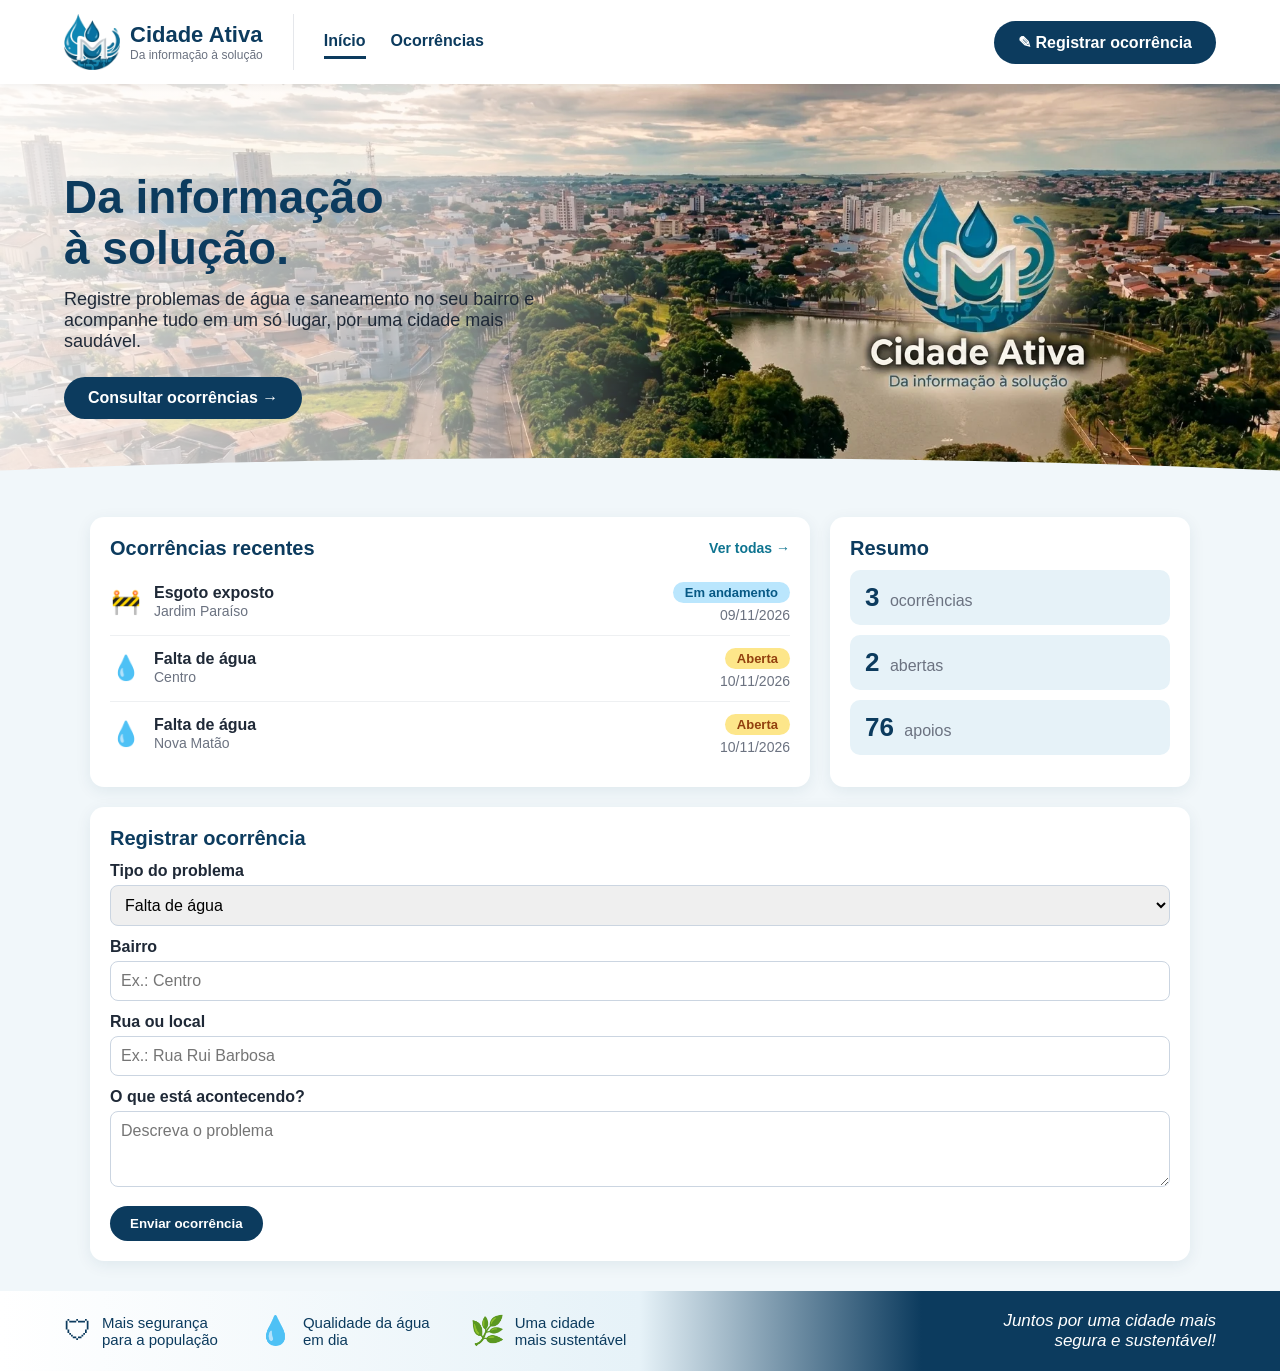
<file: index.html>
<!DOCTYPE html>
<html lang="pt-BR">
<head>
  <meta charset="UTF-8">
  <meta name="viewport" content="width=device-width, initial-scale=1.0">
  <title>Cidade Ativa - Início</title>
  <link rel="stylesheet" href="style.css">
</head>
<body>

  <!-- Barra superior -->
  <header class="topo">
    <a href="index.html" class="marca">
      <img src="logo.webp" alt="Logo Cidade Ativa" class="marca-icone">
      <span>
        <strong>Cidade Ativa</strong>
        <small>Da informação à solução</small>
      </span>
    </a>

    <nav>
      <a href="index.html" class="ativo">Início</a>
      <a href="ocorrencias.html">Ocorrências</a>
    </nav>

    <a href="#registrar" class="botao-destaque">&#9998; Registrar ocorrência</a>
  </header>

  <!-- Banner -->
  <section class="hero">
    <div class="hero-texto">
      <h1>Da informação<br>à solução.</h1>
      <p>Registre problemas de água e saneamento no seu bairro e acompanhe tudo em um só lugar, por uma cidade mais saudável.</p>
      <a href="ocorrencias.html" class="botao-destaque">Consultar ocorrências &rarr;</a>
    </div>
  </section>

  <main>

    <div class="grade">
      <!-- Ocorrências recentes -->
      <section class="caixa">
        <div class="caixa-titulo">
          <h2>Ocorrências recentes</h2>
          <a href="ocorrencias.html">Ver todas &rarr;</a>
        </div>
        <ul id="recentes" class="recentes"></ul>
      </section>

      <!-- Resumo -->
      <section class="caixa">
        <div class="caixa-titulo">
          <h2>Resumo</h2>
        </div>
        <div class="resumo">
          <div class="numero">
            <strong id="total">0</strong>
            ocorrências
          </div>
          <div class="numero">
            <strong id="abertas">0</strong>
            abertas
          </div>
          <div class="numero">
            <strong id="apoios">0</strong>
            apoios
          </div>
        </div>
      </section>
    </div>

    <!-- Formulário -->
    <section class="caixa" id="registrar">
      <h2>Registrar ocorrência</h2>
      <form id="formulario">
        <label for="tipo">Tipo do problema</label>
        <select id="tipo">
          <option value="1">Falta de água</option>
          <option value="2">Falta de saneamento</option>
          <option value="3">Esgoto exposto</option>
          <option value="4">Saneamento básico</option>
        </select>

        <label for="bairro">Bairro</label>
        <input type="text" id="bairro" placeholder="Ex.: Centro">

        <label for="rua">Rua ou local</label>
        <input type="text" id="rua" placeholder="Ex.: Rua Rui Barbosa">

        <label for="descricao">O que está acontecendo?</label>
        <textarea id="descricao" rows="3" placeholder="Descreva o problema"></textarea>

        <button type="submit">Enviar ocorrência</button>
      </form>
    </section>

  </main>

  <!-- Faixa do rodapé -->
  <footer class="faixa">
    <div class="selos">
      <div class="selo"><span class="selo-icone">&#128737;</span> Mais segurança<br>para a população</div>
      <div class="selo"><span class="selo-icone">&#128167;</span> Qualidade da água<br>em dia</div>
      <div class="selo"><span class="selo-icone">&#127807;</span> Uma cidade<br>mais sustentável</div>
    </div>
    <p class="lema">Juntos por uma cidade mais segura e sustentável!</p>
  </footer>

  <script src="script.js"></script>
</body>
</html>
</file>
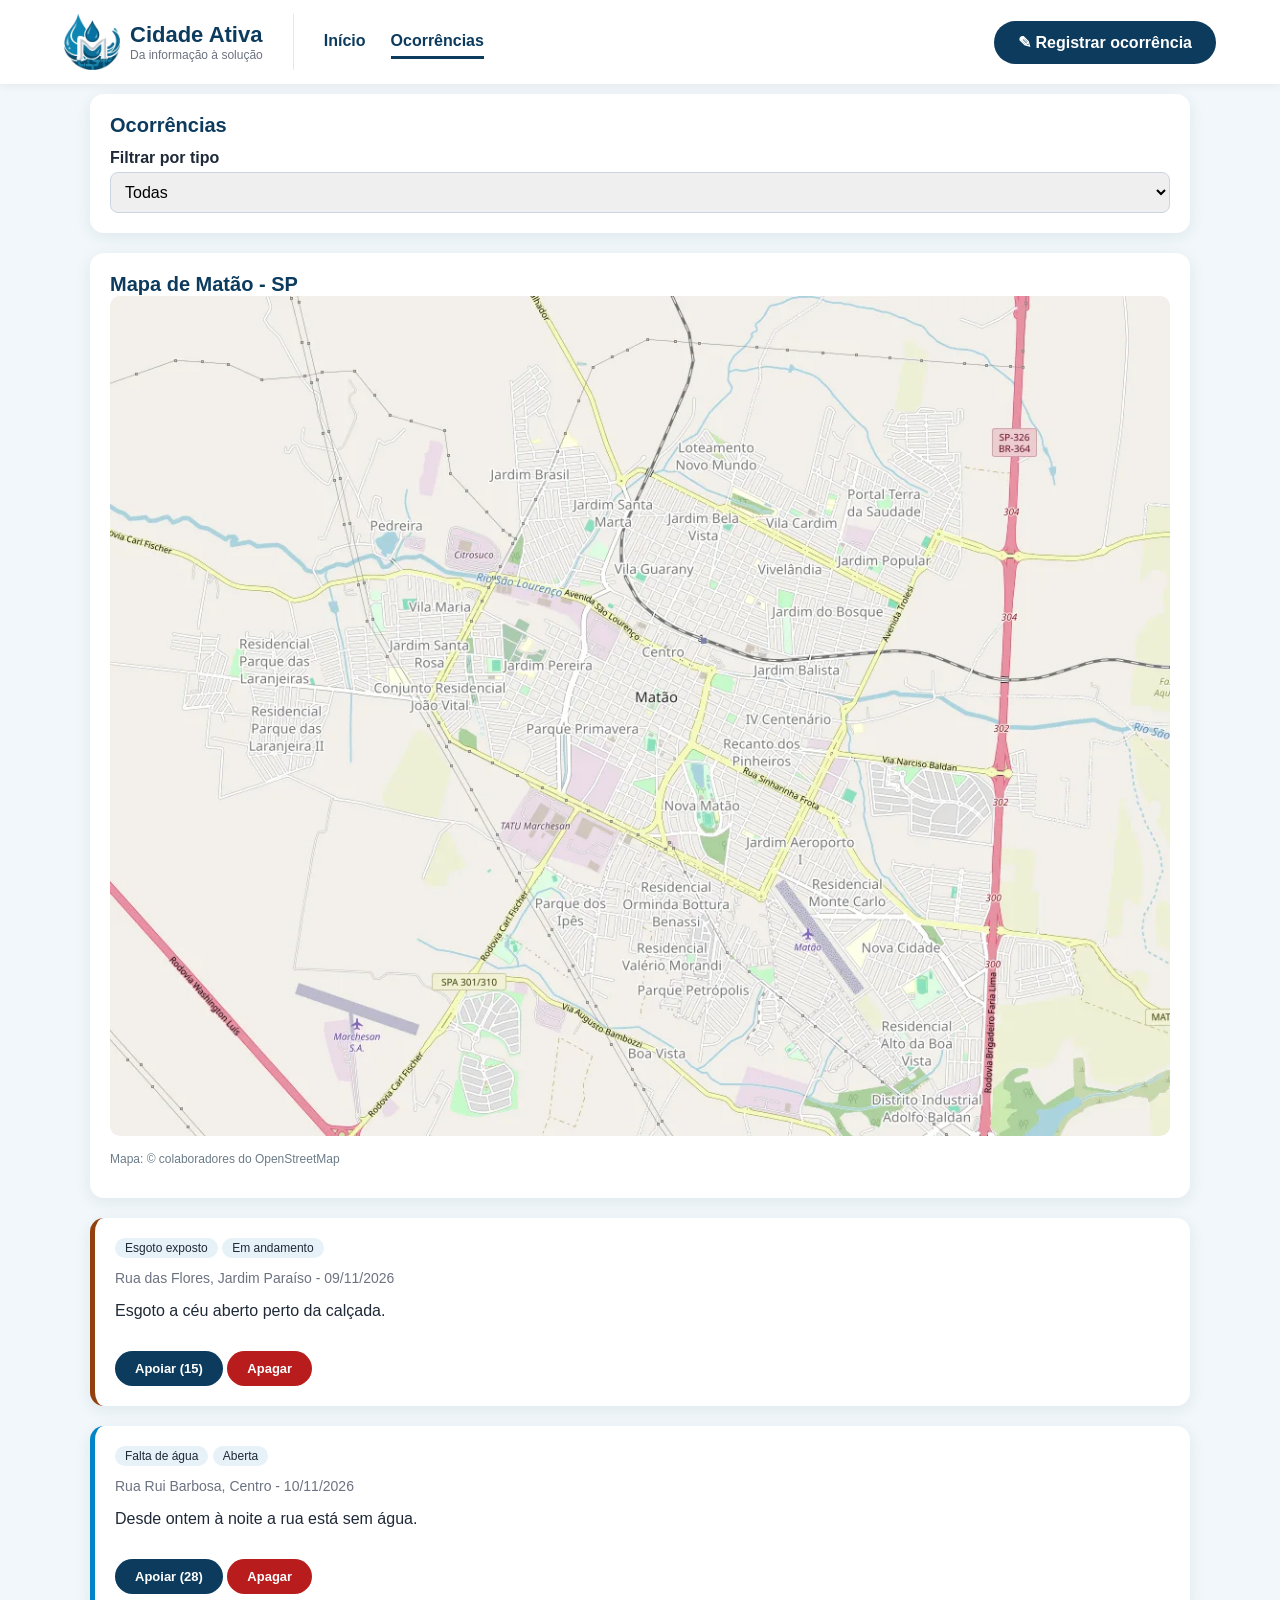
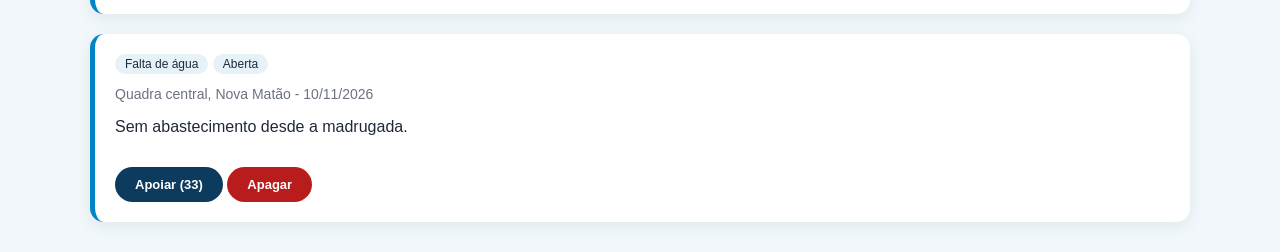
<file: ocorrencias.html>
<!DOCTYPE html>
<html lang="pt-BR">
<head>
  <meta charset="UTF-8">
  <meta name="viewport" content="width=device-width, initial-scale=1.0">
  <title>Cidade Ativa - Ocorrências</title>
  <link rel="stylesheet" href="style.css">
</head>
<body>

  <!-- Barra superior -->
  <header class="topo">
    <a href="index.html" class="marca">
      <img src="logo.webp" alt="Logo Cidade Ativa" class="marca-icone">
      <span>
        <strong>Cidade Ativa</strong>
        <small>Da informação à solução</small>
      </span>
    </a>

    <nav>
      <a href="index.html">Início</a>
      <a href="ocorrencias.html" class="ativo">Ocorrências</a>
    </nav>

    <a href="index.html#registrar" class="botao-destaque">&#9998; Registrar ocorrência</a>
  </header>

  <main>

    <!-- Filtro -->
    <section class="caixa">
      <h2>Ocorrências</h2>
      <label for="filtro">Filtrar por tipo</label>
      <select id="filtro">
        <option value="">Todas</option>
        <option value="1">Falta de água</option>
        <option value="2">Falta de saneamento</option>
        <option value="3">Esgoto exposto</option>
        <option value="4">Saneamento básico</option>
      </select>
    </section>

    <!-- Mapa -->
    <section class="caixa">
      <h2>Mapa de Matão - SP</h2>
      <img src="mapa-matao.webp" alt="Mapa da cidade de Matão - SP com os bairros" class="mapa-cidade">
      <p class="credito">Mapa: &copy; colaboradores do OpenStreetMap</p>
    </section>

    <!-- Lista -->
    <div id="lista"></div>

  </main>

  <script src="script.js"></script>
</body>
</html>
</file>
<file: style.css>
/* Estilo do projeto Cidade Ativa */

:root {
  --azul-escuro: #0c3b5e;
  --azul: #0e7490;
  --azul-claro: #e6f2f8;
  --texto: #1f2937;
  --cinza: #6b7280;
}

* {
  box-sizing: border-box;
}

html {
  scroll-behavior: smooth;
}

body {
  font-family: "Segoe UI", Arial, sans-serif;
  margin: 0;
  background-color: #f1f7fa;
  color: var(--texto);
}

/* ===== Barra superior ===== */
.topo {
  display: flex;
  align-items: center;
  gap: 30px;
  padding: 14px 5%;
  background-color: white;
  box-shadow: 0 2px 8px rgba(0, 0, 0, 0.06);
  position: sticky;
  top: 0;
  z-index: 1000;   /* fica acima do mapa */
}

.marca {
  display: flex;
  align-items: center;
  gap: 10px;
  text-decoration: none;
  color: var(--azul-escuro);
  padding-right: 30px;
  border-right: 1px solid #e5e7eb;
}

.marca-icone {
  width: 56px;
  height: 56px;
}

.marca strong {
  display: block;
  font-size: 22px;
}

.marca small {
  display: block;
  font-size: 12px;
  color: var(--cinza);
}

nav {
  display: flex;
  gap: 25px;
  flex: 1;
}

nav a {
  color: var(--azul-escuro);
  text-decoration: none;
  font-weight: 600;
  padding: 6px 0;
  border-bottom: 3px solid transparent;
}

nav a:hover,
nav a.ativo {
  border-bottom-color: var(--azul-escuro);
}

.botao-destaque {
  display: inline-block;
  background-color: var(--azul-escuro);
  color: white;
  text-decoration: none;
  font-weight: 600;
  padding: 12px 24px;
  border-radius: 30px;
  white-space: nowrap;
}

.botao-destaque:hover {
  background-color: var(--azul);
}

/* ===== Banner ===== */
.hero {
  position: relative;
  aspect-ratio: 1792 / 592;   /* mesmo formato da imagem */
  min-height: 340px;
  background-image:
    linear-gradient(90deg, rgba(255, 255, 255, 0.85) 0%, rgba(255, 255, 255, 0.55) 35%, rgba(255, 255, 255, 0) 55%),
    url("cidade-ativa.webp");
  background-size: cover;
  background-position: right center;
  display: flex;
  align-items: center;
  padding: 0 5%;
}

/* onda na parte de baixo do banner */
.hero::after {
  content: "";
  position: absolute;
  left: 0;
  right: 0;
  bottom: -1px;
  height: 50px;
  background: #f1f7fa;
  clip-path: ellipse(75% 100% at 50% 100%);
}

.hero-texto {
  max-width: 480px;
  position: relative;
  z-index: 1;
}

.hero h1 {
  font-size: 46px;
  line-height: 1.1;
  color: var(--azul-escuro);
  margin: 0 0 15px;
}

.hero p {
  font-size: 18px;
  margin: 0 0 25px;
}

/* ===== Conteúdo ===== */
main {
  width: 90%;
  max-width: 1100px;
  margin: 10px auto 30px;
}

.grade {
  display: grid;
  grid-template-columns: 2fr 1fr;
  gap: 20px;
  margin-bottom: 20px;
}

.caixa {
  background-color: white;
  border-radius: 14px;
  box-shadow: 0 4px 16px rgba(12, 59, 94, 0.08);
  padding: 20px;
  margin-bottom: 20px;
}

.grade .caixa {
  margin-bottom: 0;
}

.caixa-titulo {
  display: flex;
  justify-content: space-between;
  align-items: center;
  margin-bottom: 10px;
}

.caixa-titulo a {
  color: var(--azul);
  font-size: 14px;
  text-decoration: none;
  font-weight: 600;
}

h2 {
  color: var(--azul-escuro);
  font-size: 20px;
  margin: 0;
}

#registrar h2 {
  margin-bottom: 5px;
}

/* ===== Ocorrências recentes ===== */
.recentes {
  list-style: none;
  margin: 0;
  padding: 0;
}

.recentes li {
  display: flex;
  align-items: center;
  gap: 12px;
  padding: 12px 0;
  border-bottom: 1px solid #eef0f2;
}

.recentes li:last-child {
  border-bottom: none;
}

.recentes .icone {
  font-size: 24px;
  width: 32px;
  text-align: center;
}

.recentes .info {
  flex: 1;
}

.recentes .info strong {
  display: block;
}

.recentes .info span,
.recentes .data {
  color: var(--cinza);
  font-size: 14px;
}

.recentes .lado {
  text-align: right;
}

.recentes .data {
  display: block;
  margin-top: 4px;
}

/* Situação (pílulas coloridas) */
.situacao {
  display: inline-block;
  padding: 3px 12px;
  border-radius: 20px;
  font-size: 13px;
  font-weight: 600;
}

.situacao-aberta { background: #fde68a; color: #92400e; }
.situacao-andamento { background: #bae6fd; color: #075985; }
.situacao-resolvida { background: #bbf7d0; color: #166534; }

/* ===== Resumo ===== */
.resumo {
  display: flex;
  flex-direction: column;
  gap: 10px;
}

.numero {
  background-color: var(--azul-claro);
  padding: 12px 15px;
  border-radius: 10px;
  color: var(--cinza);
}

.numero strong {
  font-size: 26px;
  color: var(--azul-escuro);
  margin-right: 6px;
}

/* ===== Formulário ===== */
label {
  display: block;
  margin-top: 12px;
  font-weight: 600;
}

input, select, textarea {
  width: 100%;
  padding: 10px;
  margin-top: 5px;
  border: 1px solid #cbd5e1;
  border-radius: 8px;
  font: inherit;
}

button {
  background-color: var(--azul-escuro);
  color: white;
  border: none;
  padding: 10px 20px;
  border-radius: 25px;
  margin-top: 15px;
  cursor: pointer;
  font-weight: 600;
}

button:hover {
  background-color: var(--azul);
}

/* ===== Lista (página Ocorrências) ===== */
.ocorrencia {
  border-left: 5px solid var(--azul-escuro);
}

.tipo-1 { border-left-color: #0284c7; }
.tipo-2 { border-left-color: #f59e0b; }
.tipo-3 { border-left-color: #92400e; }
.tipo-4 { border-left-color: #16a34a; }

.etiqueta {
  background-color: var(--azul-claro);
  padding: 3px 10px;
  border-radius: 10px;
  font-size: 12px;
}

.local {
  color: var(--cinza);
  font-size: 14px;
}

.botao-apoiar {
  font-size: 13px;
}

.botao-apagar {
  background-color: #b91c1c;
  font-size: 13px;
}

/* ===== Faixa do rodapé ===== */
.faixa {
  background: linear-gradient(90deg, #ffffff 0%, var(--azul-claro) 50%, var(--azul-escuro) 72%);
  display: flex;
  align-items: center;
  justify-content: space-between;
  gap: 20px;
  padding: 20px 5%;
}

.selos {
  display: flex;
  gap: 40px;
  flex-wrap: wrap;
}

.selo {
  display: flex;
  align-items: center;
  gap: 10px;
  color: var(--azul-escuro);
  font-size: 15px;
}

.selo-icone {
  font-size: 28px;
}

.lema {
  color: white;
  font-style: italic;
  font-size: 17px;
  margin: 0;
  max-width: 230px;
  text-align: right;
}

/* ===== Tablet ===== */
@media (max-width: 900px) {
  .topo {
    flex-wrap: wrap;
    gap: 12px;
  }

  .marca {
    border-right: none;
    padding-right: 0;
  }

  nav {
    order: 3;
    flex-basis: 100%;
  }

  .topo .botao-destaque {
    margin-left: auto;
  }

  .grade {
    grid-template-columns: 1fr;
  }

  .faixa {
    flex-direction: column;
    background: var(--azul-escuro);
  }

  .selo {
    color: white;
  }

  .lema {
    text-align: center;
    max-width: none;
  }
}

/* ===== Celular ===== */
@media (max-width: 560px) {
  .topo .botao-destaque {
    display: none;
  }

  .hero {
    aspect-ratio: auto;
    min-height: 380px;
    background-image:
      linear-gradient(180deg, rgba(255, 255, 255, 0.9) 0%, rgba(255, 255, 255, 0.7) 60%, rgba(255, 255, 255, 0.2) 100%),
      url("cidade-ativa.webp");
    background-position: left center;   /* mostra só a cidade, sem o logo atrás do texto */
  }

  .hero h1 {
    font-size: 34px;
  }

  .hero p {
    font-size: 16px;
  }

  .selos {
    flex-direction: column;
    gap: 15px;
  }
}

/* ===== Imagem do mapa de Matão (página de ocorrências) ===== */
.mapa-cidade {
  width: 100%;
  border-radius: 10px;
}

.credito {
  font-size: 12px;
  color: #6b7c88;
}
</file>
